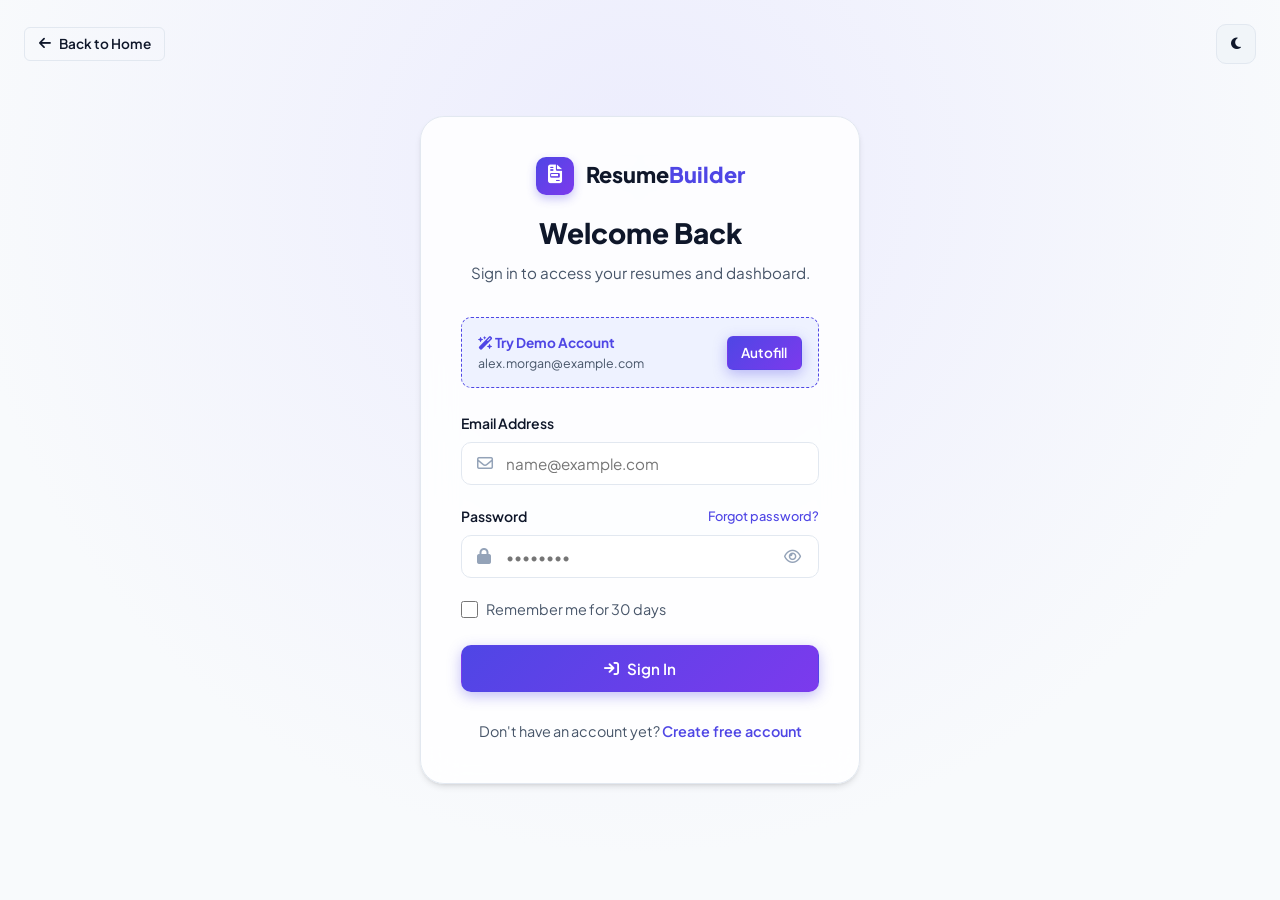
<file: login.html>
<!DOCTYPE html>
<html lang="en" data-theme="light">
<head>
  <meta charset="UTF-8">
  <meta name="viewport" content="width=device-width, initial-scale=1.0">
  <title>Sign In – Resume Builder</title>
  <link rel="stylesheet" href="https://cdnjs.cloudflare.com/ajax/libs/font-awesome/6.5.1/css/all.min.css">
  <link rel="stylesheet" href="css/style.css">
  <link rel="stylesheet" href="css/responsive.css">
  <style>
    .auth-page {
      min-height: 100vh;
      display: flex;
      flex-direction: column;
      justify-content: center;
      align-items: center;
      padding: 2rem 1.5rem;
      background: radial-gradient(circle at 50% 20%, rgba(99, 102, 241, 0.12) 0%, rgba(248, 250, 252, 1) 70%);
    }
    [data-theme="dark"] .auth-page {
      background: radial-gradient(circle at 50% 20%, rgba(99, 102, 241, 0.18) 0%, rgba(11, 15, 25, 1) 70%);
    }
    .auth-card {
      width: 100%;
      max-width: 440px;
      padding: 2.5rem;
      border-radius: var(--radius-xl);
    }
    .auth-header {
      text-align: center;
      margin-bottom: 2rem;
    }
    .auth-header h1 {
      font-size: 1.75rem;
      font-weight: 800;
      color: var(--text-main);
      margin-top: 1rem;
    }
    .auth-header p {
      font-size: 0.95rem;
      color: var(--text-secondary);
      margin-top: 0.35rem;
    }
    .demo-callout {
      background: var(--primary-light);
      border: 1px dashed var(--primary);
      border-radius: var(--radius-md);
      padding: 0.85rem 1rem;
      display: flex;
      align-items: center;
      justify-content: space-between;
      margin-bottom: 1.5rem;
      font-size: 0.85rem;
    }
    .auth-footer {
      text-align: center;
      margin-top: 1.75rem;
      font-size: 0.9rem;
      color: var(--text-secondary);
    }
    .auth-nav-top {
      position: absolute;
      top: 1.5rem;
      left: 1.5rem;
      right: 1.5rem;
      display: flex;
      justify-content: space-between;
      align-items: center;
    }
  </style>
</head>
<body class="auth-page">

  <!-- Top Navigation Controls -->
  <div class="auth-nav-top">
    <a href="index.html" class="btn btn-outline btn-sm">
      <i class="fa-solid fa-arrow-left"></i> Back to Home
    </a>
    <button class="theme-toggle-btn" id="themeToggleBtn" aria-label="Toggle Theme">
      <i class="fa-solid fa-moon theme-toggle-icon" id="themeIcon"></i>
    </button>
  </div>

  <div class="glass-card auth-card">
    <div class="auth-header">
      <a href="index.html" class="brand-logo justify-center">
        <div class="brand-logo-icon"><i class="fa-solid fa-file-invoice"></i></div>
        <span>Resume<span>Builder</span></span>
      </a>
      <h1>Welcome Back</h1>
      <p>Sign in to access your resumes and dashboard.</p>
    </div>

    <!-- Demo Account Quick Sign-in Callout -->
    <div class="demo-callout">
      <div>
        <strong style="color: var(--primary);"><i class="fa-solid fa-wand-magic-sparkles"></i> Try Demo Account</strong>
        <div style="color: var(--text-secondary); font-size: 0.775rem;">alex.morgan@example.com</div>
      </div>
      <button type="button" class="btn btn-primary btn-sm demo-login-btn">
        Autofill
      </button>
    </div>

    <!-- Login Form -->
    <form id="loginForm" novalidate>
      <div class="form-group">
        <label for="loginEmail" class="form-label">Email Address</label>
        <div class="input-with-icon">
          <i class="fa-regular fa-envelope input-icon"></i>
          <input type="email" id="loginEmail" class="form-control" placeholder="name@example.com" required autocomplete="email">
        </div>
      </div>

      <div class="form-group">
        <div class="form-label">
          <label for="loginPassword">Password</label>
          <a href="#" class="forgot-password-link text-primary" style="font-size: 0.8rem; font-weight: 500;">Forgot password?</a>
        </div>
        <div class="input-with-icon">
          <i class="fa-solid fa-lock input-icon"></i>
          <input type="password" id="loginPassword" class="form-control" placeholder="••••••••" required autocomplete="current-password">
          <button type="button" class="password-toggle-btn" data-target="loginPassword" aria-label="Toggle Password Visibility">
            <i class="fa-regular fa-eye"></i>
          </button>
        </div>
      </div>

      <div class="form-group flex justify-between items-center" style="margin-top: 0.5rem; margin-bottom: 1.5rem;">
        <label class="custom-checkbox">
          <input type="checkbox" id="rememberMe">
          <span>Remember me for 30 days</span>
        </label>
      </div>

      <button type="submit" class="btn btn-primary" style="width: 100%; padding: 0.75rem;">
        <i class="fa-solid fa-arrow-right-to-bracket"></i> Sign In
      </button>
    </form>

    <div class="auth-footer">
      Don't have an account yet? <a href="register.html" class="text-primary" style="font-weight: 600;">Create free account</a>
    </div>
  </div>

  <!-- Forgot Password Modal -->
  <div class="modal-backdrop" id="forgotPasswordModal">
    <div class="modal-box modal-box-sm">
      <div class="modal-header">
        <h3 class="modal-title"><i class="fa-solid fa-key text-primary"></i> Reset Password</h3>
        <button class="modal-close-btn" data-close-modal>&times;</button>
      </div>
      <form id="forgotPasswordForm">
        <div class="modal-body">
          <p class="text-secondary" style="font-size: 0.9rem; margin-bottom: 1.25rem;">
            Enter your email address and we'll send you simulated instructions to reset your password.
          </p>
          <div class="form-group">
            <label for="forgotEmail" class="form-label">Registered Email</label>
            <div class="input-with-icon">
              <i class="fa-regular fa-envelope input-icon"></i>
              <input type="email" id="forgotEmail" class="form-control" placeholder="name@example.com" required>
            </div>
          </div>
        </div>
        <div class="modal-footer">
          <button type="button" class="btn btn-outline" data-close-modal>Cancel</button>
          <button type="submit" class="btn btn-primary">Send Reset Link</button>
        </div>
      </form>
    </div>
  </div>

  <!-- Scripts -->
  <script src="js/storage.js"></script>
  <script src="js/app.js"></script>
  <script src="js/auth.js"></script>
</body>
</html>
</file>
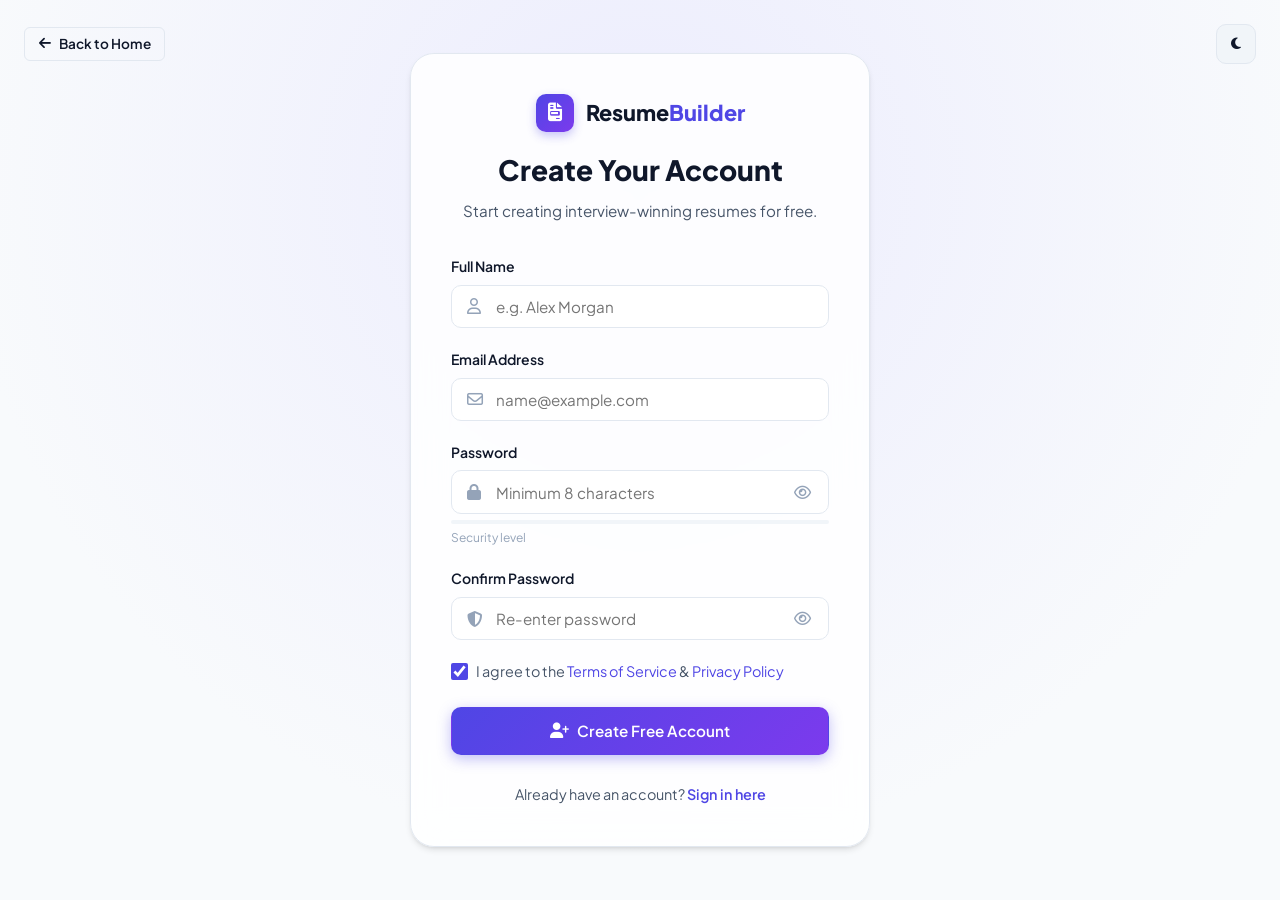
<file: register.html>
<!DOCTYPE html>
<html lang="en" data-theme="light">
<head>
  <meta charset="UTF-8">
  <meta name="viewport" content="width=device-width, initial-scale=1.0">
  <title>Create Free Account – Resume Builder</title>
  <link rel="stylesheet" href="https://cdnjs.cloudflare.com/ajax/libs/font-awesome/6.5.1/css/all.min.css">
  <link rel="stylesheet" href="css/style.css">
  <link rel="stylesheet" href="css/responsive.css">
  <style>
    .auth-page {
      min-height: 100vh;
      display: flex;
      flex-direction: column;
      justify-content: center;
      align-items: center;
      padding: 2.5rem 1.5rem;
      background: radial-gradient(circle at 50% 20%, rgba(99, 102, 241, 0.12) 0%, rgba(248, 250, 252, 1) 70%);
    }
    [data-theme="dark"] .auth-page {
      background: radial-gradient(circle at 50% 20%, rgba(99, 102, 241, 0.18) 0%, rgba(11, 15, 25, 1) 70%);
    }
    .auth-card {
      width: 100%;
      max-width: 460px;
      padding: 2.5rem;
      border-radius: var(--radius-xl);
    }
    .auth-header {
      text-align: center;
      margin-bottom: 2rem;
    }
    .auth-header h1 {
      font-size: 1.75rem;
      font-weight: 800;
      color: var(--text-main);
      margin-top: 1rem;
    }
    .auth-header p {
      font-size: 0.95rem;
      color: var(--text-secondary);
      margin-top: 0.35rem;
    }
    .auth-footer {
      text-align: center;
      margin-top: 1.75rem;
      font-size: 0.9rem;
      color: var(--text-secondary);
    }
    .auth-nav-top {
      position: absolute;
      top: 1.5rem;
      left: 1.5rem;
      right: 1.5rem;
      display: flex;
      justify-content: space-between;
      align-items: center;
    }
    .password-strength-container {
      margin-top: 0.4rem;
    }
    .password-strength-track {
      height: 4px;
      width: 100%;
      background: var(--bg-surface-alt);
      border-radius: var(--radius-full);
      overflow: hidden;
    }
    .password-strength-bar {
      height: 100%;
      width: 0%;
      transition: width 0.3s ease, background-color 0.3s ease;
    }
    .password-strength-meta {
      display: flex;
      justify-content: space-between;
      font-size: 0.75rem;
      margin-top: 0.25rem;
    }
  </style>
</head>
<body class="auth-page">

  <!-- Top Navigation Controls -->
  <div class="auth-nav-top">
    <a href="index.html" class="btn btn-outline btn-sm">
      <i class="fa-solid fa-arrow-left"></i> Back to Home
    </a>
    <button class="theme-toggle-btn" id="themeToggleBtn" aria-label="Toggle Theme">
      <i class="fa-solid fa-moon theme-toggle-icon" id="themeIcon"></i>
    </button>
  </div>

  <div class="glass-card auth-card">
    <div class="auth-header">
      <a href="index.html" class="brand-logo justify-center">
        <div class="brand-logo-icon"><i class="fa-solid fa-file-invoice"></i></div>
        <span>Resume<span>Builder</span></span>
      </a>
      <h1>Create Your Account</h1>
      <p>Start creating interview-winning resumes for free.</p>
    </div>

    <!-- Registration Form -->
    <form id="registerForm" novalidate>
      <div class="form-group">
        <label for="regName" class="form-label">Full Name</label>
        <div class="input-with-icon">
          <i class="fa-regular fa-user input-icon"></i>
          <input type="text" id="regName" class="form-control" placeholder="e.g. Alex Morgan" required autocomplete="name">
        </div>
      </div>

      <div class="form-group">
        <label for="regEmail" class="form-label">Email Address</label>
        <div class="input-with-icon">
          <i class="fa-regular fa-envelope input-icon"></i>
          <input type="email" id="regEmail" class="form-control" placeholder="name@example.com" required autocomplete="email">
        </div>
      </div>

      <div class="form-group">
        <label for="regPassword" class="form-label">Password</label>
        <div class="input-with-icon">
          <i class="fa-solid fa-lock input-icon"></i>
          <input type="password" id="regPassword" class="form-control" placeholder="Minimum 8 characters" required autocomplete="new-password">
          <button type="button" class="password-toggle-btn" data-target="regPassword" aria-label="Toggle Password Visibility">
            <i class="fa-regular fa-eye"></i>
          </button>
        </div>
        <!-- Password Strength Meter -->
        <div class="password-strength-container">
          <div class="password-strength-track">
            <div class="password-strength-bar" id="passwordStrengthBar"></div>
          </div>
          <div class="password-strength-meta">
            <span class="text-muted">Security level</span>
            <span id="passwordStrengthText" style="font-weight: 600;"></span>
          </div>
        </div>
      </div>

      <div class="form-group">
        <label for="regConfirmPassword" class="form-label">Confirm Password</label>
        <div class="input-with-icon">
          <i class="fa-solid fa-shield-halved input-icon"></i>
          <input type="password" id="regConfirmPassword" class="form-control" placeholder="Re-enter password" required autocomplete="new-password">
          <button type="button" class="password-toggle-btn" data-target="regConfirmPassword" aria-label="Toggle Password Visibility">
            <i class="fa-regular fa-eye"></i>
          </button>
        </div>
      </div>

      <div class="form-group" style="margin-top: 0.5rem; margin-bottom: 1.5rem;">
        <label class="custom-checkbox">
          <input type="checkbox" id="acceptTerms" required checked>
          <span>I agree to the <a href="#" class="text-primary">Terms of Service</a> & <a href="#" class="text-primary">Privacy Policy</a></span>
        </label>
      </div>

      <button type="submit" class="btn btn-primary" style="width: 100%; padding: 0.75rem;">
        <i class="fa-solid fa-user-plus"></i> Create Free Account
      </button>
    </form>

    <div class="auth-footer">
      Already have an account? <a href="login.html" class="text-primary" style="font-weight: 600;">Sign in here</a>
    </div>
  </div>

  <!-- Scripts -->
  <script src="js/storage.js"></script>
  <script src="js/app.js"></script>
  <script src="js/auth.js"></script>
</body>
</html>
</file>
<file: css/style.css>
/* ==========================================================================
   RESUME BUILDER - CORE DESIGN SYSTEM & STYLESHEET
   Variables, Reset, Typography, Components, Navigation, Landing Page & Modals
   ========================================================================== */

@import url('https://fonts.googleapis.com/css2?family=Inter:wght@300;400;500;600;700;800&family=Plus+Jakarta+Sans:wght@400;500;600;700;800&family=Merriweather:wght@300;400;700&display=swap');

:root {
  /* Color Palette - Light Mode */
  --primary: #4f46e5;
  --primary-hover: #4338ca;
  --primary-light: #eef2ff;
  --primary-focus: rgba(79, 70, 229, 0.25);
  --primary-gradient: linear-gradient(135deg, #4f46e5 0%, #7c3aed 100%);
  
  --secondary: #0ea5e9;
  --accent: #ec4899;
  --success: #10b981;
  --warning: #f59e0b;
  --danger: #ef4444;
  --info: #3b82f6;

  /* Surfaces & Backgrounds */
  --bg-body: #f8fafc;
  --bg-surface: #ffffff;
  --bg-surface-alt: #f1f5f9;
  --bg-sidebar: #ffffff;
  --border-color: #e2e8f0;
  --border-subtle: #f1f5f9;

  /* Text Colors */
  --text-main: #0f172a;
  --text-secondary: #475569;
  --text-muted: #94a3b8;
  --text-inverse: #ffffff;

  /* Glassmorphism */
  --glass-bg: rgba(255, 255, 255, 0.85);
  --glass-border: rgba(255, 255, 255, 0.4);
  --glass-shadow: 0 8px 32px 0 rgba(31, 38, 135, 0.07);

  /* Shadows */
  --shadow-xs: 0 1px 2px 0 rgba(0, 0, 0, 0.05);
  --shadow-sm: 0 1px 3px 0 rgba(0, 0, 0, 0.1), 0 1px 2px -1px rgba(0, 0, 0, 0.1);
  --shadow-md: 0 4px 6px -1px rgba(0, 0, 0, 0.1), 0 2px 4px -2px rgba(0, 0, 0, 0.1);
  --shadow-lg: 0 10px 15px -3px rgba(0, 0, 0, 0.1), 0 4px 6px -4px rgba(0, 0, 0, 0.1);
  --shadow-xl: 0 20px 25px -5px rgba(0, 0, 0, 0.1), 0 8px 10px -6px rgba(0, 0, 0, 0.1);

  /* Radii */
  --radius-sm: 6px;
  --radius-md: 10px;
  --radius-lg: 16px;
  --radius-xl: 24px;
  --radius-full: 9999px;

  /* Typography */
  --font-sans: 'Plus Jakarta Sans', 'Inter', -apple-system, BlinkMacSystemFont, 'Segoe UI', Roboto, sans-serif;
  --font-serif: 'Merriweather', Georgia, serif;
  
  /* Transitions */
  --transition-fast: 0.15s ease;
  --transition-normal: 0.25s cubic-bezier(0.4, 0, 0.2, 1);
  --transition-slow: 0.4s cubic-bezier(0.4, 0, 0.2, 1);
}

/* Dark Mode Overrides */
[data-theme="dark"] {
  --primary: #6366f1;
  --primary-hover: #4f46e5;
  --primary-light: rgba(99, 102, 241, 0.15);
  --primary-focus: rgba(99, 102, 241, 0.35);
  --primary-gradient: linear-gradient(135deg, #6366f1 0%, #8b5cf6 100%);

  --bg-body: #0b0f19;
  --bg-surface: #131b2e;
  --bg-surface-alt: #1e293b;
  --bg-sidebar: #0f172a;
  --border-color: #243049;
  --border-subtle: #1a2333;

  --text-main: #f8fafc;
  --text-secondary: #94a3b8;
  --text-muted: #64748b;
  --text-inverse: #0f172a;

  --glass-bg: rgba(19, 27, 46, 0.85);
  --glass-border: rgba(255, 255, 255, 0.08);
  --glass-shadow: 0 8px 32px 0 rgba(0, 0, 0, 0.37);

  --shadow-xs: 0 1px 2px 0 rgba(0, 0, 0, 0.5);
  --shadow-sm: 0 1px 3px 0 rgba(0, 0, 0, 0.4);
  --shadow-md: 0 4px 6px -1px rgba(0, 0, 0, 0.4);
  --shadow-lg: 0 10px 15px -3px rgba(0, 0, 0, 0.5);
  --shadow-xl: 0 20px 25px -5px rgba(0, 0, 0, 0.6);
}

/* Base Reset */
*, *::before, *::after {
  box-sizing: border-box;
  margin: 0;
  padding: 0;
}

html {
  scroll-behavior: smooth;
  font-size: 16px;
  -webkit-text-size-adjust: 100%;
}

body {
  font-family: var(--font-sans);
  background-color: var(--bg-body);
  color: var(--text-main);
  line-height: 1.6;
  min-height: 100vh;
  display: flex;
  flex-direction: column;
  transition: background-color var(--transition-normal), color var(--transition-normal);
  overflow-x: hidden;
}

/* Custom Scrollbar */
::-webkit-scrollbar {
  width: 8px;
  height: 8px;
}
::-webkit-scrollbar-track {
  background: var(--bg-surface-alt);
}
::-webkit-scrollbar-thumb {
  background: var(--text-muted);
  border-radius: var(--radius-full);
}
::-webkit-scrollbar-thumb:hover {
  background: var(--text-secondary);
}

a {
  color: var(--primary);
  text-decoration: none;
  transition: color var(--transition-fast);
}
a:hover {
  color: var(--primary-hover);
}

img {
  max-width: 100%;
  height: auto;
  display: block;
}

/* Layout Utilities */
.container {
  width: 100%;
  max-width: 1240px;
  margin-left: auto;
  margin-right: auto;
  padding-left: 1.5rem;
  padding-right: 1.5rem;
}

.section {
  padding: 5rem 0;
}

.text-center { text-align: center; }
.text-left { text-align: left; }
.text-right { text-align: right; }
.text-secondary { color: var(--text-secondary); }
.text-muted { color: var(--text-muted); }
.text-primary { color: var(--primary); }

.flex { display: flex; }
.flex-col { flex-direction: column; }
.items-center { align-items: center; }
.justify-between { justify-content: space-between; }
.justify-center { justify-content: center; }
.gap-1 { gap: 0.5rem; }
.gap-2 { gap: 1rem; }
.gap-3 { gap: 1.5rem; }
.gap-4 { gap: 2rem; }

/* Section Header Component */
.section-header {
  margin-bottom: 3.5rem;
  text-align: center;
}
.section-badge {
  display: inline-flex;
  align-items: center;
  gap: 0.5rem;
  padding: 0.35rem 0.9rem;
  font-size: 0.825rem;
  font-weight: 600;
  text-transform: uppercase;
  letter-spacing: 0.05em;
  color: var(--primary);
  background: var(--primary-light);
  border-radius: var(--radius-full);
  margin-bottom: 1rem;
}
.section-title {
  font-size: 2.25rem;
  font-weight: 800;
  letter-spacing: -0.025em;
  line-height: 1.25;
  color: var(--text-main);
  margin-bottom: 1rem;
}
.section-subtitle {
  font-size: 1.125rem;
  color: var(--text-secondary);
  max-width: 680px;
  margin: 0 auto;
}

/* Glassmorphism Cards */
.glass-card {
  background: var(--glass-bg);
  backdrop-filter: blur(16px);
  -webkit-backdrop-filter: blur(16px);
  border: 1px solid var(--border-color);
  border-radius: var(--radius-lg);
  box-shadow: var(--shadow-md);
  transition: transform var(--transition-normal), box-shadow var(--transition-normal), border-color var(--transition-normal);
}
.glass-card:hover {
  transform: translateY(-4px);
  box-shadow: var(--shadow-xl);
  border-color: rgba(99, 102, 241, 0.3);
}

/* Buttons */
.btn {
  display: inline-flex;
  align-items: center;
  justify-content: center;
  gap: 0.5rem;
  padding: 0.65rem 1.4rem;
  font-size: 0.95rem;
  font-weight: 600;
  font-family: inherit;
  border-radius: var(--radius-md);
  border: 1px solid transparent;
  cursor: pointer;
  text-decoration: none;
  transition: all var(--transition-fast);
  line-height: 1.4;
  white-space: nowrap;
}
.btn:active {
  transform: scale(0.98);
}
.btn-primary {
  background: var(--primary-gradient);
  color: #ffffff !important;
  box-shadow: 0 4px 14px 0 rgba(79, 70, 229, 0.35);
}
.btn-primary:hover {
  opacity: 0.95;
  box-shadow: 0 6px 20px 0 rgba(79, 70, 229, 0.45);
  transform: translateY(-1px);
}
.btn-secondary {
  background: var(--bg-surface-alt);
  color: var(--text-main);
  border-color: var(--border-color);
}
.btn-secondary:hover {
  background: var(--border-color);
  color: var(--text-main);
}
.btn-outline {
  background: transparent;
  color: var(--text-main);
  border-color: var(--border-color);
}
.btn-outline:hover {
  border-color: var(--primary);
  color: var(--primary);
  background: var(--primary-light);
}
.btn-ghost {
  background: transparent;
  color: var(--text-secondary);
}
.btn-ghost:hover {
  color: var(--primary);
  background: var(--primary-light);
}
.btn-danger {
  background: var(--danger);
  color: #ffffff !important;
}
.btn-danger:hover {
  background: #dc2626;
}
.btn-success {
  background: var(--success);
  color: #ffffff !important;
}
.btn-sm {
  padding: 0.4rem 0.85rem;
  font-size: 0.85rem;
  border-radius: var(--radius-sm);
}
.btn-lg {
  padding: 0.85rem 1.8rem;
  font-size: 1.05rem;
  border-radius: var(--radius-md);
}
.btn-icon {
  width: 40px;
  height: 40px;
  padding: 0;
  border-radius: var(--radius-md);
}

/* Forms and Inputs */
.form-group {
  margin-bottom: 1.25rem;
  text-align: left;
}
.form-label {
  display: flex;
  justify-content: space-between;
  align-items: center;
  font-size: 0.875rem;
  font-weight: 600;
  color: var(--text-main);
  margin-bottom: 0.45rem;
}
.form-control {
  width: 100%;
  padding: 0.7rem 1rem;
  font-size: 0.95rem;
  font-family: inherit;
  color: var(--text-main);
  background-color: var(--bg-surface);
  border: 1px solid var(--border-color);
  border-radius: var(--radius-md);
  transition: border-color var(--transition-fast), box-shadow var(--transition-fast), background-color var(--transition-fast);
}
.form-control:focus {
  outline: none;
  border-color: var(--primary);
  box-shadow: 0 0 0 3px var(--primary-focus);
}
.form-control.is-invalid {
  border-color: var(--danger);
}
.form-control.is-invalid:focus {
  box-shadow: 0 0 0 3px rgba(239, 68, 68, 0.25);
}
.invalid-feedback {
  display: none;
  color: var(--danger);
  font-size: 0.8rem;
  margin-top: 0.35rem;
}
.input-with-icon {
  position: relative;
}
.input-with-icon .input-icon {
  position: absolute;
  left: 1rem;
  top: 50%;
  transform: translateY(-50%);
  color: var(--text-muted);
  pointer-events: none;
}
.input-with-icon .form-control {
  padding-left: 2.75rem;
}
.input-with-icon .password-toggle-btn {
  position: absolute;
  right: 0.75rem;
  top: 50%;
  transform: translateY(-50%);
  background: none;
  border: none;
  color: var(--text-muted);
  cursor: pointer;
  padding: 0.35rem;
  font-size: 0.95rem;
}
.input-with-icon .password-toggle-btn:hover {
  color: var(--text-main);
}
textarea.form-control {
  resize: vertical;
  min-height: 100px;
}

/* Custom Checkbox */
.custom-checkbox {
  display: flex;
  align-items: center;
  gap: 0.5rem;
  font-size: 0.9rem;
  color: var(--text-secondary);
  cursor: pointer;
}
.custom-checkbox input[type="checkbox"] {
  accent-color: var(--primary);
  width: 17px;
  height: 17px;
  cursor: pointer;
}

/* Sticky Navbar */
.site-header {
  position: sticky;
  top: 0;
  z-index: 100;
  background: var(--glass-bg);
  backdrop-filter: blur(16px);
  -webkit-backdrop-filter: blur(16px);
  border-bottom: 1px solid var(--border-color);
  transition: all var(--transition-normal);
}
.site-header.scrolled {
  box-shadow: var(--shadow-sm);
}
.navbar {
  display: flex;
  align-items: center;
  justify-content: space-between;
  height: 72px;
}
.brand-logo {
  display: flex;
  align-items: center;
  gap: 0.75rem;
  font-size: 1.35rem;
  font-weight: 800;
  color: var(--text-main);
  text-decoration: none;
}
.brand-logo-icon {
  width: 38px;
  height: 38px;
  border-radius: var(--radius-md);
  background: var(--primary-gradient);
  color: #ffffff;
  display: flex;
  align-items: center;
  justify-content: center;
  font-size: 1.15rem;
  box-shadow: 0 4px 10px rgba(79, 70, 229, 0.3);
}
.brand-logo span span {
  color: var(--primary);
}

.nav-links {
  display: flex;
  align-items: center;
  gap: 2rem;
  list-style: none;
}
.nav-link {
  font-size: 0.95rem;
  font-weight: 600;
  color: var(--text-secondary);
  transition: color var(--transition-fast);
}
.nav-link:hover, .nav-link.active {
  color: var(--primary);
}
.nav-actions {
  display: flex;
  align-items: center;
  gap: 1rem;
}
.mobile-menu-btn {
  display: none;
  background: none;
  border: none;
  font-size: 1.35rem;
  color: var(--text-main);
  cursor: pointer;
}

/* Theme Toggle Button */
.theme-toggle-btn {
  background: var(--bg-surface-alt);
  border: 1px solid var(--border-color);
  color: var(--text-main);
  cursor: pointer;
  width: 40px;
  height: 40px;
  border-radius: var(--radius-md);
  display: inline-flex;
  align-items: center;
  justify-content: center;
  transition: all var(--transition-fast);
}
.theme-toggle-btn:hover {
  background: var(--border-color);
  color: var(--primary);
}

/* Hero Section */
.hero-section {
  position: relative;
  padding: 6rem 0 5rem;
  overflow: hidden;
}
.hero-glow {
  position: absolute;
  top: -100px;
  left: 50%;
  transform: translateX(-50%);
  width: 600px;
  height: 450px;
  background: radial-gradient(circle, rgba(99, 102, 241, 0.22) 0%, rgba(14, 165, 233, 0.12) 50%, rgba(255, 255, 255, 0) 70%);
  pointer-events: none;
  z-index: 0;
}
.hero-content {
  position: relative;
  z-index: 1;
  text-align: center;
  max-width: 860px;
  margin: 0 auto;
}
.hero-badge {
  display: inline-flex;
  align-items: center;
  gap: 0.5rem;
  padding: 0.4rem 1rem;
  border-radius: var(--radius-full);
  background: var(--primary-light);
  color: var(--primary);
  font-size: 0.85rem;
  font-weight: 600;
  margin-bottom: 1.5rem;
  border: 1px solid rgba(99, 102, 241, 0.2);
}
.hero-title {
  font-size: 3.5rem;
  font-weight: 800;
  letter-spacing: -0.03em;
  line-height: 1.15;
  margin-bottom: 1.5rem;
  color: var(--text-main);
}
.hero-title .gradient-text {
  background: var(--primary-gradient);
  -webkit-background-clip: text;
  -webkit-text-fill-color: transparent;
}
.hero-subtitle {
  font-size: 1.25rem;
  color: var(--text-secondary);
  line-height: 1.6;
  margin-bottom: 2.5rem;
  max-width: 720px;
  margin-left: auto;
  margin-right: auto;
}
.hero-cta-group {
  display: flex;
  align-items: center;
  justify-content: center;
  gap: 1.25rem;
  margin-bottom: 3.5rem;
}
.hero-stats {
  display: flex;
  align-items: center;
  justify-content: center;
  gap: 3rem;
  padding-top: 2rem;
  border-top: 1px solid var(--border-color);
}
.stat-item h4 {
  font-size: 1.75rem;
  font-weight: 800;
  color: var(--text-main);
}
.stat-item p {
  font-size: 0.875rem;
  color: var(--text-secondary);
}

/* Hero Showcase Mockup */
.hero-mockup-wrapper {
  position: relative;
  margin-top: 4rem;
  border-radius: var(--radius-xl);
  padding: 0.75rem;
  background: linear-gradient(135deg, rgba(255,255,255,0.4), rgba(255,255,255,0.1));
  border: 1px solid var(--border-color);
  box-shadow: 0 25px 50px -12px rgba(15, 23, 42, 0.2);
}
.hero-mockup-inner {
  border-radius: var(--radius-lg);
  overflow: hidden;
  background: var(--bg-surface);
  border: 1px solid var(--border-color);
}
.mockup-browser-bar {
  display: flex;
  align-items: center;
  padding: 0.75rem 1.25rem;
  background: var(--bg-surface-alt);
  border-bottom: 1px solid var(--border-color);
  gap: 0.5rem;
}
.browser-dot {
  width: 11px;
  height: 11px;
  border-radius: 50%;
}
.browser-dot.red { background: #ef4444; }
.browser-dot.yellow { background: #f59e0b; }
.browser-dot.green { background: #10b981; }
.browser-address {
  margin-left: 1rem;
  background: var(--bg-surface);
  border-radius: var(--radius-sm);
  padding: 0.25rem 1rem;
  font-size: 0.8rem;
  color: var(--text-muted);
  width: 280px;
}
.hero-mockup-preview {
  padding: 2.5rem;
  display: grid;
  grid-template-columns: 1fr 1fr;
  gap: 2rem;
  align-items: center;
  background: var(--bg-body);
}

/* Feature Cards Grid */
.features-grid {
  display: grid;
  grid-template-columns: repeat(auto-fit, minmax(320px, 1fr));
  gap: 2rem;
}
.feature-card {
  padding: 2.25rem;
  border-radius: var(--radius-lg);
  background: var(--bg-surface);
  border: 1px solid var(--border-color);
  box-shadow: var(--shadow-sm);
  transition: all var(--transition-normal);
  display: flex;
  flex-direction: column;
}
.feature-card:hover {
  transform: translateY(-6px);
  border-color: rgba(99, 102, 241, 0.4);
  box-shadow: var(--shadow-xl);
}
.feature-icon {
  width: 52px;
  height: 52px;
  border-radius: var(--radius-md);
  background: var(--primary-light);
  color: var(--primary);
  display: flex;
  align-items: center;
  justify-content: center;
  font-size: 1.35rem;
  margin-bottom: 1.5rem;
  transition: transform var(--transition-fast);
}
.feature-card:hover .feature-icon {
  transform: scale(1.1);
  background: var(--primary-gradient);
  color: #ffffff;
}
.feature-card h3 {
  font-size: 1.25rem;
  font-weight: 700;
  margin-bottom: 0.75rem;
  color: var(--text-main);
}
.feature-card p {
  color: var(--text-secondary);
  font-size: 0.95rem;
  line-height: 1.6;
}

/* Template Preview Slider/Cards on Home */
.template-cards-grid {
  display: grid;
  grid-template-columns: repeat(auto-fill, minmax(280px, 1fr));
  gap: 2rem;
}
.template-card {
  background: var(--bg-surface);
  border: 1px solid var(--border-color);
  border-radius: var(--radius-lg);
  overflow: hidden;
  box-shadow: var(--shadow-sm);
  transition: all var(--transition-normal);
  display: flex;
  flex-direction: column;
  position: relative;
}
.template-card:hover {
  transform: translateY(-6px);
  box-shadow: var(--shadow-xl);
  border-color: var(--primary);
}
.template-preview-frame {
  height: 340px;
  background: var(--bg-surface-alt);
  position: relative;
  overflow: hidden;
  display: flex;
  align-items: center;
  justify-content: center;
  border-bottom: 1px solid var(--border-color);
}
.template-mini-paper {
  width: 210px;
  height: 297px;
  background: #ffffff;
  border-radius: 4px;
  box-shadow: 0 4px 15px rgba(0,0,0,0.12);
  padding: 14px;
  font-size: 6px;
  line-height: 1.4;
  color: #1e293b;
  overflow: hidden;
  position: relative;
  transition: transform var(--transition-normal);
}
.template-card:hover .template-mini-paper {
  transform: scale(1.04);
}
.template-card-overlay {
  position: absolute;
  inset: 0;
  background: rgba(15, 23, 42, 0.6);
  backdrop-filter: blur(4px);
  display: flex;
  align-items: center;
  justify-content: center;
  gap: 0.75rem;
  opacity: 0;
  transition: opacity var(--transition-normal);
}
.template-card:hover .template-card-overlay {
  opacity: 1;
}
.template-info {
  padding: 1.25rem;
  display: flex;
  align-items: center;
  justify-content: space-between;
}
.template-title {
  font-size: 1.05rem;
  font-weight: 700;
  color: var(--text-main);
}
.template-tag {
  font-size: 0.75rem;
  font-weight: 600;
  padding: 0.2rem 0.6rem;
  border-radius: var(--radius-full);
  background: var(--bg-surface-alt);
  color: var(--text-secondary);
}
.fav-btn {
  background: none;
  border: none;
  cursor: pointer;
  font-size: 1.15rem;
  color: var(--text-muted);
  transition: color var(--transition-fast), transform var(--transition-fast);
}
.fav-btn:hover, .fav-btn.active {
  color: #ef4444;
  transform: scale(1.15);
}

/* Testimonials */
.testimonials-grid {
  display: grid;
  grid-template-columns: repeat(auto-fit, minmax(320px, 1fr));
  gap: 2rem;
}
.testimonial-card {
  padding: 2rem;
  background: var(--bg-surface);
  border: 1px solid var(--border-color);
  border-radius: var(--radius-lg);
  box-shadow: var(--shadow-sm);
  display: flex;
  flex-direction: column;
  justify-content: space-between;
}
.star-rating {
  color: #f59e0b;
  margin-bottom: 1rem;
  font-size: 0.9rem;
}
.testimonial-text {
  font-size: 1rem;
  color: var(--text-secondary);
  line-height: 1.6;
  margin-bottom: 1.5rem;
  font-style: italic;
}
.author-meta {
  display: flex;
  align-items: center;
  gap: 1rem;
}
.author-avatar {
  width: 48px;
  height: 48px;
  border-radius: 50%;
  object-fit: cover;
}
.author-name {
  font-size: 0.95rem;
  font-weight: 700;
  color: var(--text-main);
}
.author-title {
  font-size: 0.8rem;
  color: var(--text-muted);
}

/* FAQ Accordion */
.faq-container {
  max-width: 760px;
  margin: 0 auto;
}
.faq-item {
  border: 1px solid var(--border-color);
  border-radius: var(--radius-md);
  margin-bottom: 1rem;
  background: var(--bg-surface);
  overflow: hidden;
  transition: border-color var(--transition-fast);
}
.faq-question {
  width: 100%;
  padding: 1.25rem 1.5rem;
  text-align: left;
  background: none;
  border: none;
  font-size: 1.05rem;
  font-weight: 600;
  color: var(--text-main);
  cursor: pointer;
  display: flex;
  justify-content: space-between;
  align-items: center;
  font-family: inherit;
}
.faq-question i {
  transition: transform var(--transition-normal);
  color: var(--primary);
}
.faq-answer {
  max-height: 0;
  overflow: hidden;
  transition: max-height 0.3s ease-out, padding 0.3s ease;
  padding: 0 1.5rem;
  color: var(--text-secondary);
  font-size: 0.95rem;
  line-height: 1.6;
}
.faq-item.active {
  border-color: var(--primary);
}
.faq-item.active .faq-question i {
  transform: rotate(180deg);
}
.faq-item.active .faq-answer {
  max-height: 300px;
  padding: 0 1.5rem 1.25rem;
}

/* CTA Section */
.cta-banner {
  background: var(--primary-gradient);
  border-radius: var(--radius-xl);
  padding: 4.5rem 2rem;
  text-align: center;
  color: #ffffff;
  position: relative;
  overflow: hidden;
  box-shadow: 0 20px 40px rgba(79, 70, 229, 0.3);
}
.cta-banner h2 {
  font-size: 2.5rem;
  font-weight: 800;
  margin-bottom: 1rem;
}
.cta-banner p {
  font-size: 1.15rem;
  opacity: 0.9;
  max-width: 620px;
  margin: 0 auto 2.5rem;
}
.cta-banner .btn-cta {
  background: #ffffff;
  color: var(--primary) !important;
  font-size: 1.05rem;
  padding: 0.85rem 2.2rem;
  border-radius: var(--radius-md);
  box-shadow: 0 6px 20px rgba(0, 0, 0, 0.15);
}
.cta-banner .btn-cta:hover {
  transform: translateY(-2px);
  background: #f8fafc;
}

/* Footer */
.site-footer {
  background: var(--bg-surface);
  border-top: 1px solid var(--border-color);
  padding: 4.5rem 0 2rem;
  margin-top: auto;
}
.footer-grid {
  display: grid;
  grid-template-columns: 2fr 1fr 1fr 1.5fr;
  gap: 3rem;
  margin-bottom: 3.5rem;
}
.footer-brand p {
  color: var(--text-secondary);
  margin-top: 1rem;
  max-width: 320px;
  font-size: 0.925rem;
}
.footer-socials {
  display: flex;
  gap: 0.75rem;
  margin-top: 1.5rem;
}
.social-icon-btn {
  width: 36px;
  height: 36px;
  border-radius: var(--radius-md);
  background: var(--bg-surface-alt);
  color: var(--text-secondary);
  display: flex;
  align-items: center;
  justify-content: center;
  border: 1px solid var(--border-color);
  transition: all var(--transition-fast);
}
.social-icon-btn:hover {
  background: var(--primary);
  color: #ffffff;
  border-color: var(--primary);
}
.footer-col h4 {
  font-size: 1rem;
  font-weight: 700;
  color: var(--text-main);
  margin-bottom: 1.25rem;
}
.footer-links {
  list-style: none;
  display: flex;
  flex-direction: column;
  gap: 0.75rem;
}
.footer-links a {
  color: var(--text-secondary);
  font-size: 0.9rem;
  transition: color var(--transition-fast);
}
.footer-links a:hover {
  color: var(--primary);
}
.footer-bottom {
  display: flex;
  align-items: center;
  justify-content: space-between;
  padding-top: 2rem;
  border-top: 1px solid var(--border-color);
  font-size: 0.85rem;
  color: var(--text-muted);
}

/* Toast Notifications */
.toast-container {
  position: fixed;
  bottom: 1.5rem;
  right: 1.5rem;
  z-index: 9999;
  display: flex;
  flex-direction: column;
  gap: 0.75rem;
  max-width: 400px;
  width: calc(100% - 3rem);
  pointer-events: none;
}
.toast-item {
  pointer-events: auto;
  display: flex;
  align-items: center;
  gap: 0.85rem;
  padding: 0.9rem 1.2rem;
  border-radius: var(--radius-md);
  background: var(--bg-surface);
  border: 1px solid var(--border-color);
  box-shadow: var(--shadow-xl);
  color: var(--text-main);
  position: relative;
  overflow: hidden;
  transform: translateX(100%);
  opacity: 0;
  transition: transform 0.3s cubic-bezier(0.16, 1, 0.3, 1), opacity 0.3s ease;
}
.toast-item.visible {
  transform: translateX(0);
  opacity: 1;
}
.toast-item.fade-out {
  transform: translateX(100%);
  opacity: 0;
}
.toast-icon {
  font-size: 1.25rem;
}
.toast-success .toast-icon { color: var(--success); }
.toast-error .toast-icon { color: var(--danger); }
.toast-warning .toast-icon { color: var(--warning); }
.toast-info .toast-icon { color: var(--info); }

.toast-content {
  flex: 1;
}
.toast-message {
  font-size: 0.9rem;
  font-weight: 500;
  margin: 0;
}
.toast-close {
  background: none;
  border: none;
  color: var(--text-muted);
  font-size: 1.25rem;
  cursor: pointer;
  line-height: 1;
}
.toast-close:hover {
  color: var(--text-main);
}
.toast-progress {
  position: absolute;
  bottom: 0;
  left: 0;
  height: 3px;
  width: 100%;
  background: var(--primary);
  animation: toastProgress 3.5s linear forwards;
}
@keyframes toastProgress {
  from { width: 100%; }
  to { width: 0%; }
}

/* Modal Dialog */
.modal-backdrop {
  position: fixed;
  inset: 0;
  background: rgba(15, 23, 42, 0.6);
  backdrop-filter: blur(6px);
  -webkit-backdrop-filter: blur(6px);
  z-index: 1000;
  display: flex;
  align-items: center;
  justify-content: center;
  padding: 1.5rem;
  opacity: 0;
  visibility: hidden;
  transition: opacity 0.25s ease, visibility 0.25s ease;
}
.modal-backdrop.active {
  opacity: 1;
  visibility: visible;
}
.modal-box {
  background: var(--bg-surface);
  border: 1px solid var(--border-color);
  border-radius: var(--radius-lg);
  box-shadow: var(--shadow-xl);
  width: 100%;
  max-width: 540px;
  overflow: hidden;
  transform: scale(0.95);
  transition: transform 0.25s cubic-bezier(0.16, 1, 0.3, 1);
}
.modal-box-sm { max-width: 420px; }
.modal-box-lg { max-width: 780px; }
.modal-backdrop.active .modal-box {
  transform: scale(1);
}
.modal-header {
  padding: 1.25rem 1.5rem;
  border-bottom: 1px solid var(--border-color);
  display: flex;
  align-items: center;
  justify-content: space-between;
}
.modal-title {
  font-size: 1.15rem;
  font-weight: 700;
  color: var(--text-main);
}
.modal-close-btn {
  background: none;
  border: none;
  font-size: 1.5rem;
  color: var(--text-muted);
  cursor: pointer;
  line-height: 1;
}
.modal-close-btn:hover {
  color: var(--text-main);
}
.modal-body {
  padding: 1.5rem;
}
.modal-footer {
  padding: 1rem 1.5rem;
  background: var(--bg-surface-alt);
  border-top: 1px solid var(--border-color);
  display: flex;
  align-items: center;
  justify-content: flex-end;
  gap: 0.75rem;
}

/* Skeleton Loading Animation */
.skeleton {
  background: linear-gradient(90deg, var(--bg-surface-alt) 25%, var(--border-color) 37%, var(--bg-surface-alt) 63%);
  background-size: 400% 100%;
  animation: skeletonShimmer 1.4s ease infinite;
  border-radius: var(--radius-sm);
}
@keyframes skeletonShimmer {
  0% { background-position: 100% 50%; }
  100% { background-position: 0 50%; }
}
</file>
<file: css/responsive.css>
/* ==========================================================================
   RESUME BUILDER - RESPONSIVE STYLESHEET
   Mobile First, Tablet & Desktop Breakpoints, Drawer Sidebar & Mobile Builder Tabs
   ========================================================================== */

/* Mobile Builder View Switcher (Visible only on tablets & phones) */
.mobile-builder-switcher {
  display: none;
  background: var(--bg-surface);
  border-bottom: 1px solid var(--border-color);
  padding: 0.5rem 1rem;
  position: sticky;
  top: 72px;
  z-index: 80;
  gap: 0.5rem;
}
.mobile-tab-btn {
  flex: 1;
  padding: 0.6rem;
  font-size: 0.9rem;
  font-weight: 700;
  border-radius: var(--radius-md);
  border: 1px solid var(--border-color);
  background: var(--bg-surface-alt);
  color: var(--text-secondary);
  display: flex;
  align-items: center;
  justify-content: center;
  gap: 0.5rem;
  cursor: pointer;
  transition: all var(--transition-fast);
}
.mobile-tab-btn.active {
  background: var(--primary-gradient);
  color: #ffffff;
  border-color: var(--primary);
  box-shadow: 0 2px 8px rgba(79, 70, 229, 0.3);
}

/* --- Breakpoint: <= 1200px (Laptops) --- */
@media (max-width: 1200px) {
  .hero-mockup-preview {
    grid-template-columns: 1fr;
    padding: 1.5rem;
  }
  .builder-editor-pane {
    width: 55%;
    padding: 1.5rem 2rem;
  }
  .builder-preview-pane {
    width: 45%;
  }
}

/* --- Breakpoint: <= 1024px (Tablets Landscape & Portrait) --- */
@media (max-width: 1024px) {
  /* App Shell & Sidebar */
  .app-sidebar {
    transform: translateX(-100%);
    box-shadow: var(--shadow-xl);
  }
  .app-sidebar.open {
    transform: translateX(0);
  }
  .sidebar-close-btn {
    display: block;
  }
  .sidebar-overlay.active {
    display: block;
  }
  .app-main {
    margin-left: 0;
  }
  .sidebar-toggle-btn {
    display: block;
  }

  /* Resume Builder Split Screen to Tabs */
  .mobile-builder-switcher {
    display: flex;
  }
  .builder-layout {
    flex-direction: column;
    min-height: auto;
  }
  .builder-editor-pane {
    width: 100%;
    border-right: none;
    padding: 1.5rem;
    display: block;
  }
  .builder-preview-pane {
    width: 100%;
    position: static;
    height: auto;
    min-height: 800px;
    display: none;
  }
  
  /* When Mobile View is toggled */
  .builder-layout.show-preview .builder-editor-pane {
    display: none;
  }
  .builder-layout.show-preview .builder-preview-pane {
    display: flex;
  }

  /* Dashboard Grid */
  .dashboard-grid-2 {
    grid-template-columns: 1fr;
  }
  .footer-grid {
    grid-template-columns: 1fr 1fr;
    gap: 2rem;
  }
}

/* --- Breakpoint: <= 768px (Tablets & Large Phones) --- */
@media (max-width: 768px) {
  /* Site Header & Navigation */
  .mobile-menu-btn {
    display: block;
  }
  .nav-links {
    position: fixed;
    top: 72px;
    left: 0;
    right: 0;
    background: var(--bg-surface);
    border-bottom: 1px solid var(--border-color);
    flex-direction: column;
    padding: 1.5rem;
    gap: 1.25rem;
    box-shadow: var(--shadow-lg);
    transform: translateY(-150%);
    transition: transform var(--transition-normal);
  }
  .nav-links.active {
    transform: translateY(0);
  }
  .nav-actions .btn-sm {
    display: none;
  }

  /* Hero Section */
  .hero-section {
    padding: 3.5rem 0 3rem;
  }
  .hero-title {
    font-size: 2.35rem;
  }
  .hero-subtitle {
    font-size: 1.05rem;
  }
  .hero-cta-group {
    flex-direction: column;
    width: 100%;
    max-width: 320px;
    margin-left: auto;
    margin-right: auto;
  }
  .hero-cta-group .btn {
    width: 100%;
  }
  .hero-stats {
    flex-direction: column;
    gap: 1.25rem;
  }

  /* Section Headers */
  .section-title {
    font-size: 1.85rem;
  }
  .section {
    padding: 3.5rem 0;
  }

  /* Welcome Banner */
  .welcome-banner {
    flex-direction: column;
    align-items: flex-start;
    gap: 1.25rem;
    padding: 1.5rem;
  }
  .welcome-actions {
    width: 100%;
  }
  .welcome-actions .btn {
    flex: 1;
  }

  /* Forms and Grids */
  .form-row, .form-row-3 {
    grid-template-columns: 1fr;
  }
  .quick-actions-grid {
    grid-template-columns: 1fr;
  }
  .topbar-search {
    display: none;
  }
  .app-content {
    padding: 1.25rem;
  }
  .app-topbar {
    padding: 0 1.25rem;
  }

  /* Wizard Steps */
  .step-node-label {
    display: none;
  }
  .step-node-bubble {
    width: 30px;
    height: 30px;
    font-size: 0.75rem;
  }

  /* Footer */
  .footer-grid {
    grid-template-columns: 1fr;
    gap: 2rem;
  }
  .footer-bottom {
    flex-direction: column;
    gap: 1rem;
    text-align: center;
  }
}

/* --- Breakpoint: <= 576px (Small Phones) --- */
@media (max-width: 576px) {
  .hero-title {
    font-size: 2rem;
  }
  .cta-banner {
    padding: 2.5rem 1.25rem;
  }
  .cta-banner h2 {
    font-size: 1.85rem;
  }
  .avatar-upload-wrapper {
    flex-direction: column;
    text-align: center;
  }
  .preview-toolbar {
    padding: 0.75rem 1rem;
  }
  .toolbar-group {
    width: 100%;
    justify-content: space-between;
  }
}
</file>
